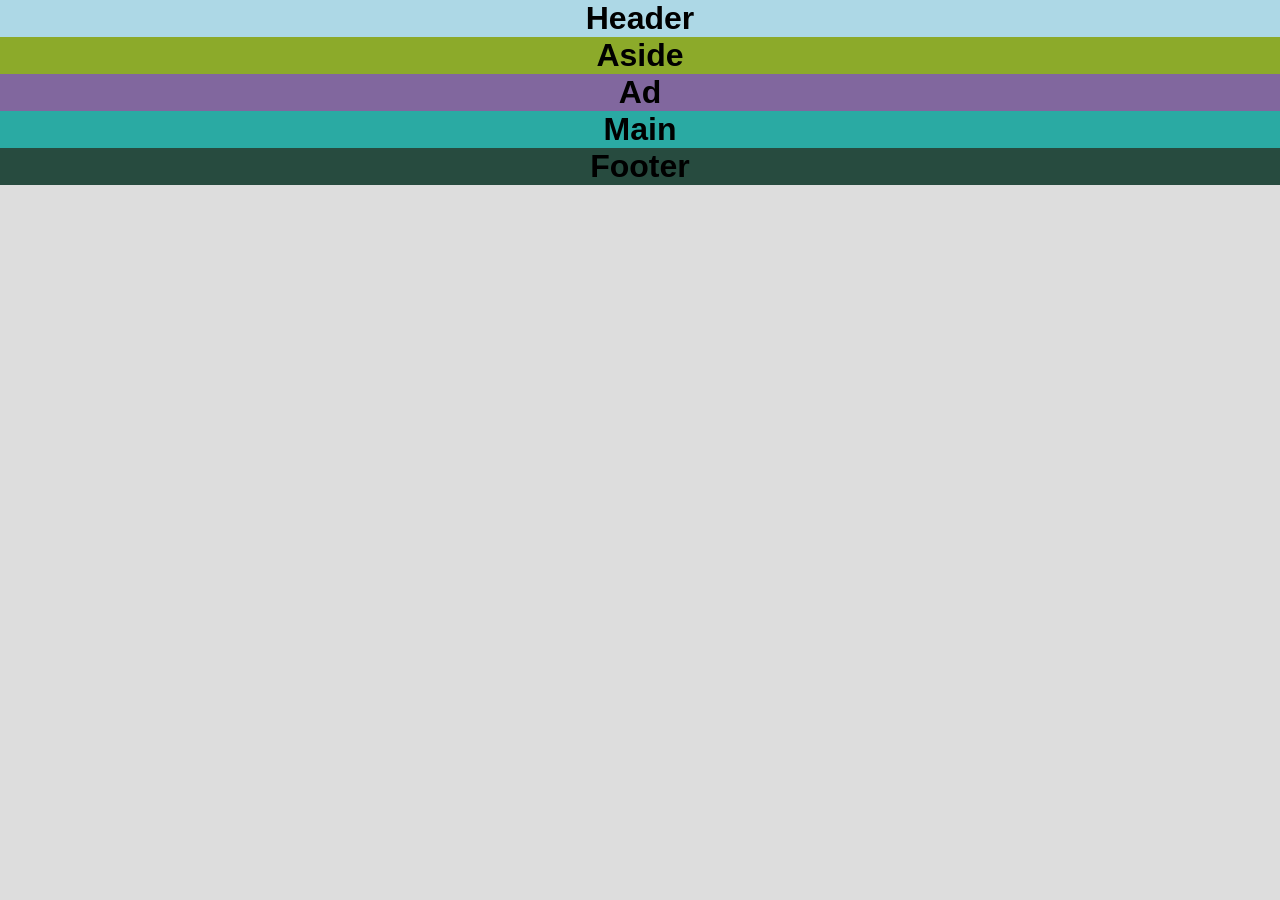
<file: 2-grid-areas/index.html>
<!DOCTYPE html>
<html lang="en">
<head>
    <meta charset="UTF-8">
    <meta http-equiv="X-UA-Compatible" content="IE=edge">
    <meta name="viewport" content="width=device-width, initial-scale=1.0">
    <link rel="stylesheet" href="css/style.css">
    <title>Grid Areas</title>
</head>
<body>
    <section class="grid-container">
        <header>Header</header>
        <aside>Aside</aside>
        <aside class="ad">Ad</aside>
        <main>Main</main>
        <footer>Footer</footer>
    </section>
</body>
</html>
</file>
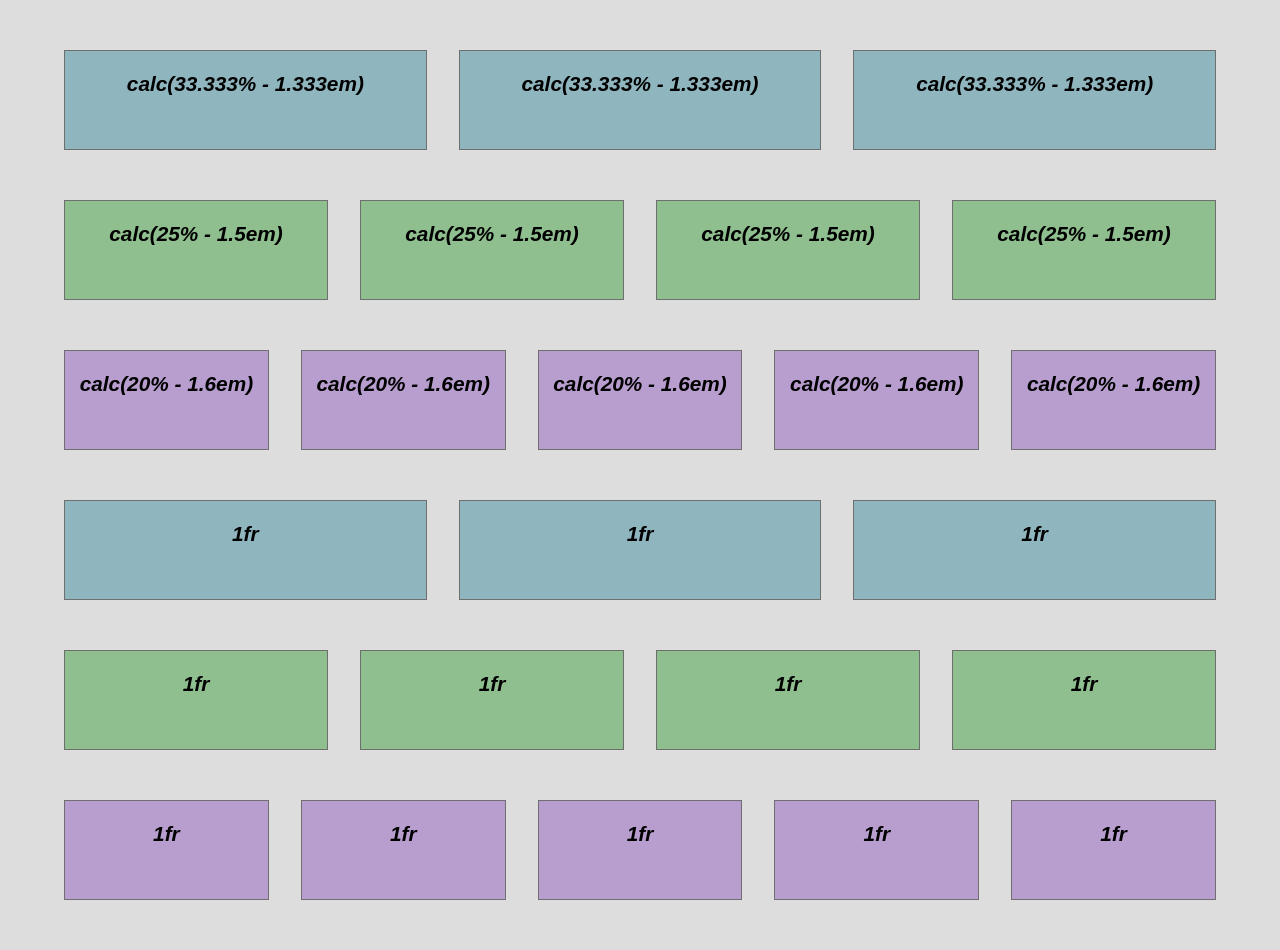
<file: 3-fr-units-and-repeat/index.html>
<!DOCTYPE html>
<html lang="en">
<head>
    <meta charset="UTF-8">
    <meta http-equiv="X-UA-Compatible" content="IE=edge">
    <meta name="viewport" content="width=device-width, initial-scale=1.0">
    <link rel="stylesheet" href="css/style.css">
    <title>fr units</title>
</head>
<body>
    <section class="grid-container grid1">
        <article class="item">calc(33.333% - 1.333em)</article>
        <article class="item">calc(33.333% - 1.333em)</article>
        <article class="item">calc(33.333% - 1.333em)</article>
    </section>
    <section class="grid-container grid2">
        <article class="item">calc(25% - 1.5em)</article>
        <article class="item">calc(25% - 1.5em)</article>
        <article class="item">calc(25% - 1.5em)</article>
        <article class="item">calc(25% - 1.5em)</article>
    </section>
    <section class="grid-container narrow-gap grid3">
        <article class="item">calc(20% - 1.6em)</article>
        <article class="item">calc(20% - 1.6em)</article>
        <article class="item">calc(20% - 1.6em)</article>
        <article class="item">calc(20% - 1.6em)</article>
        <article class="item">calc(20% - 1.6em)</article>
    </section>
    <section class="grid-container grid4">
        <article class="item">1fr</article>
        <article class="item">1fr</article>
        <article class="item">1fr</article>
    </section>
    <section class="grid-container grid5">
        <article class="item">1fr</article>
        <article class="item">1fr</article>
        <article class="item">1fr</article>
        <article class="item">1fr</article>
    </section>
    <section class="grid-container grid6">
        <article class="item">1fr</article>
        <article class="item">1fr</article>
        <article class="item">1fr</article>
        <article class="item">1fr</article>
        <article class="item">1fr</article>
    </section>
</body>
</html>
</file>
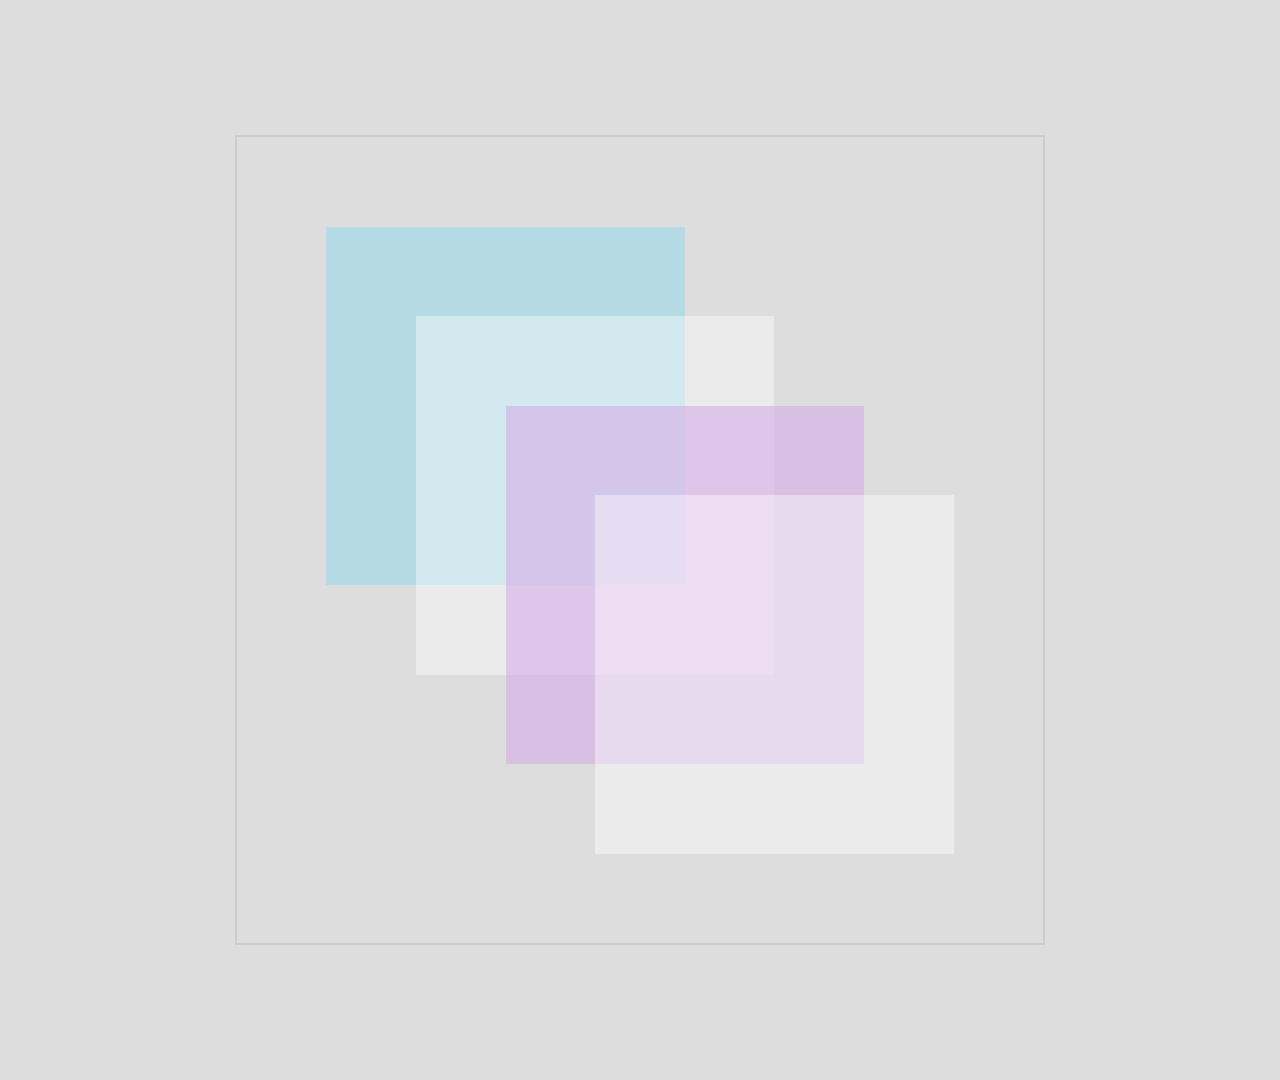
<file: 4-overlapping-items/index.html>
<!DOCTYPE html>
<html lang="en">
<head>
    <meta charset="UTF-8">
    <meta http-equiv="X-UA-Compatible" content="IE=edge">
    <meta name="viewport" content="width=device-width, initial-scale=1.0">
    <link rel="stylesheet" href="css/style.css">
    <title>Overlapping Items</title>
</head>
<body>
    <section class="grid-container">
        <article class="item item1"></article>
        <article class="item item2"></article>
        <article class="item item3"></article>
        <article class="item item4"></article>
        
        <!-- <img class="entire-grid" src="./img/mountains.jpg" alt=""> -->
    </section>
</body>
</html>
</file>
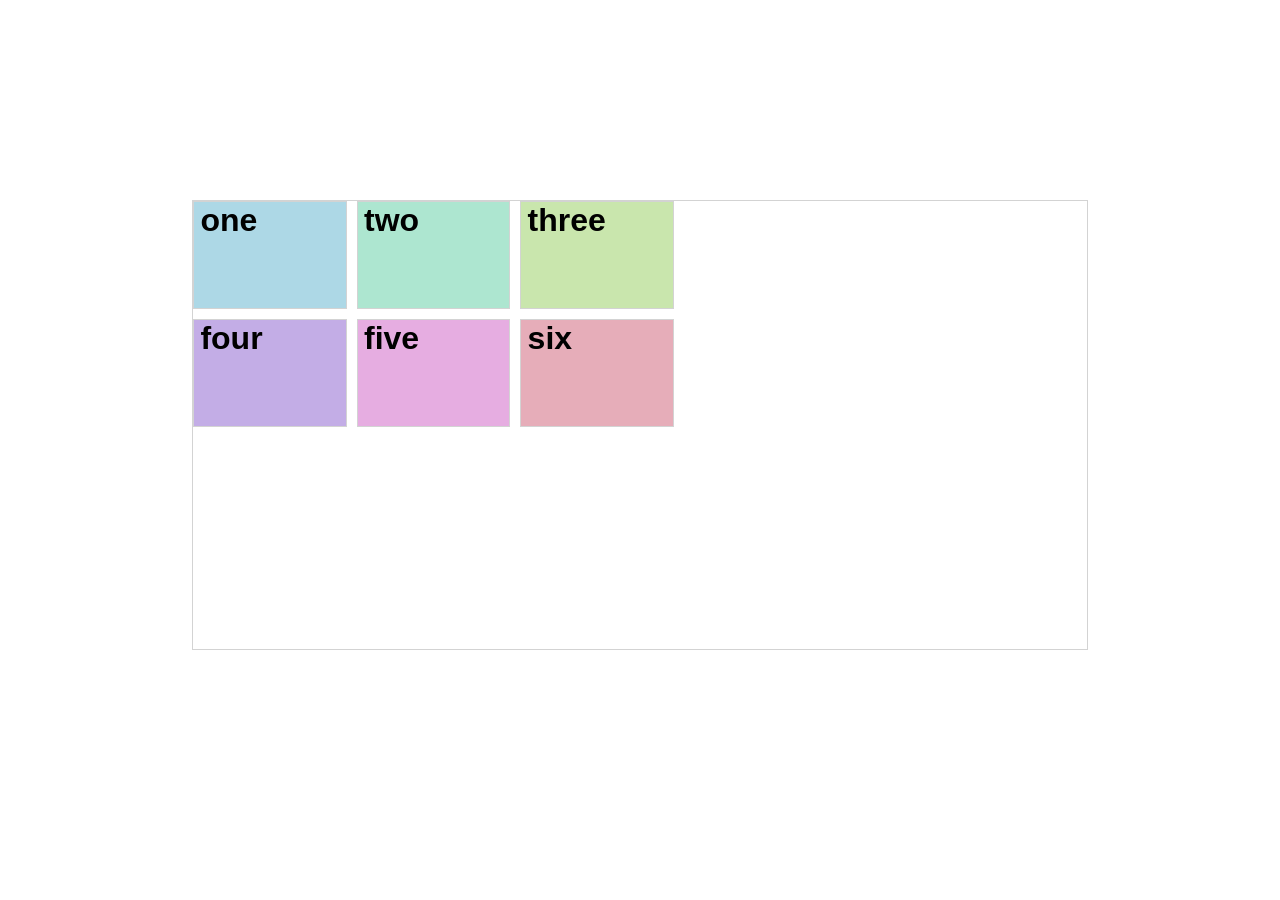
<file: 5-alignment/index.html>
<!DOCTYPE html>
<html lang="en">
<head>
    <meta charset="UTF-8">
    <meta http-equiv="X-UA-Compatible" content="IE=edge">
    <meta name="viewport" content="width=device-width, initial-scale=1.0">
    <link rel="stylesheet" href="css/style.css">
    <title>Alignment</title>
</head>
<body>
    <section class="grid-container">
        <article class="item item1">
            one
        </article>
        <article class="item item2">
            two
        </article>
        <article class="item item3">
            three
        </article>
        <article class="item item4">
            four
        </article>
        <article class="item item5">
            five
        </article>
        <article class="item item6">
            six
        </article>
    </section>
</body>
</html>
</file>
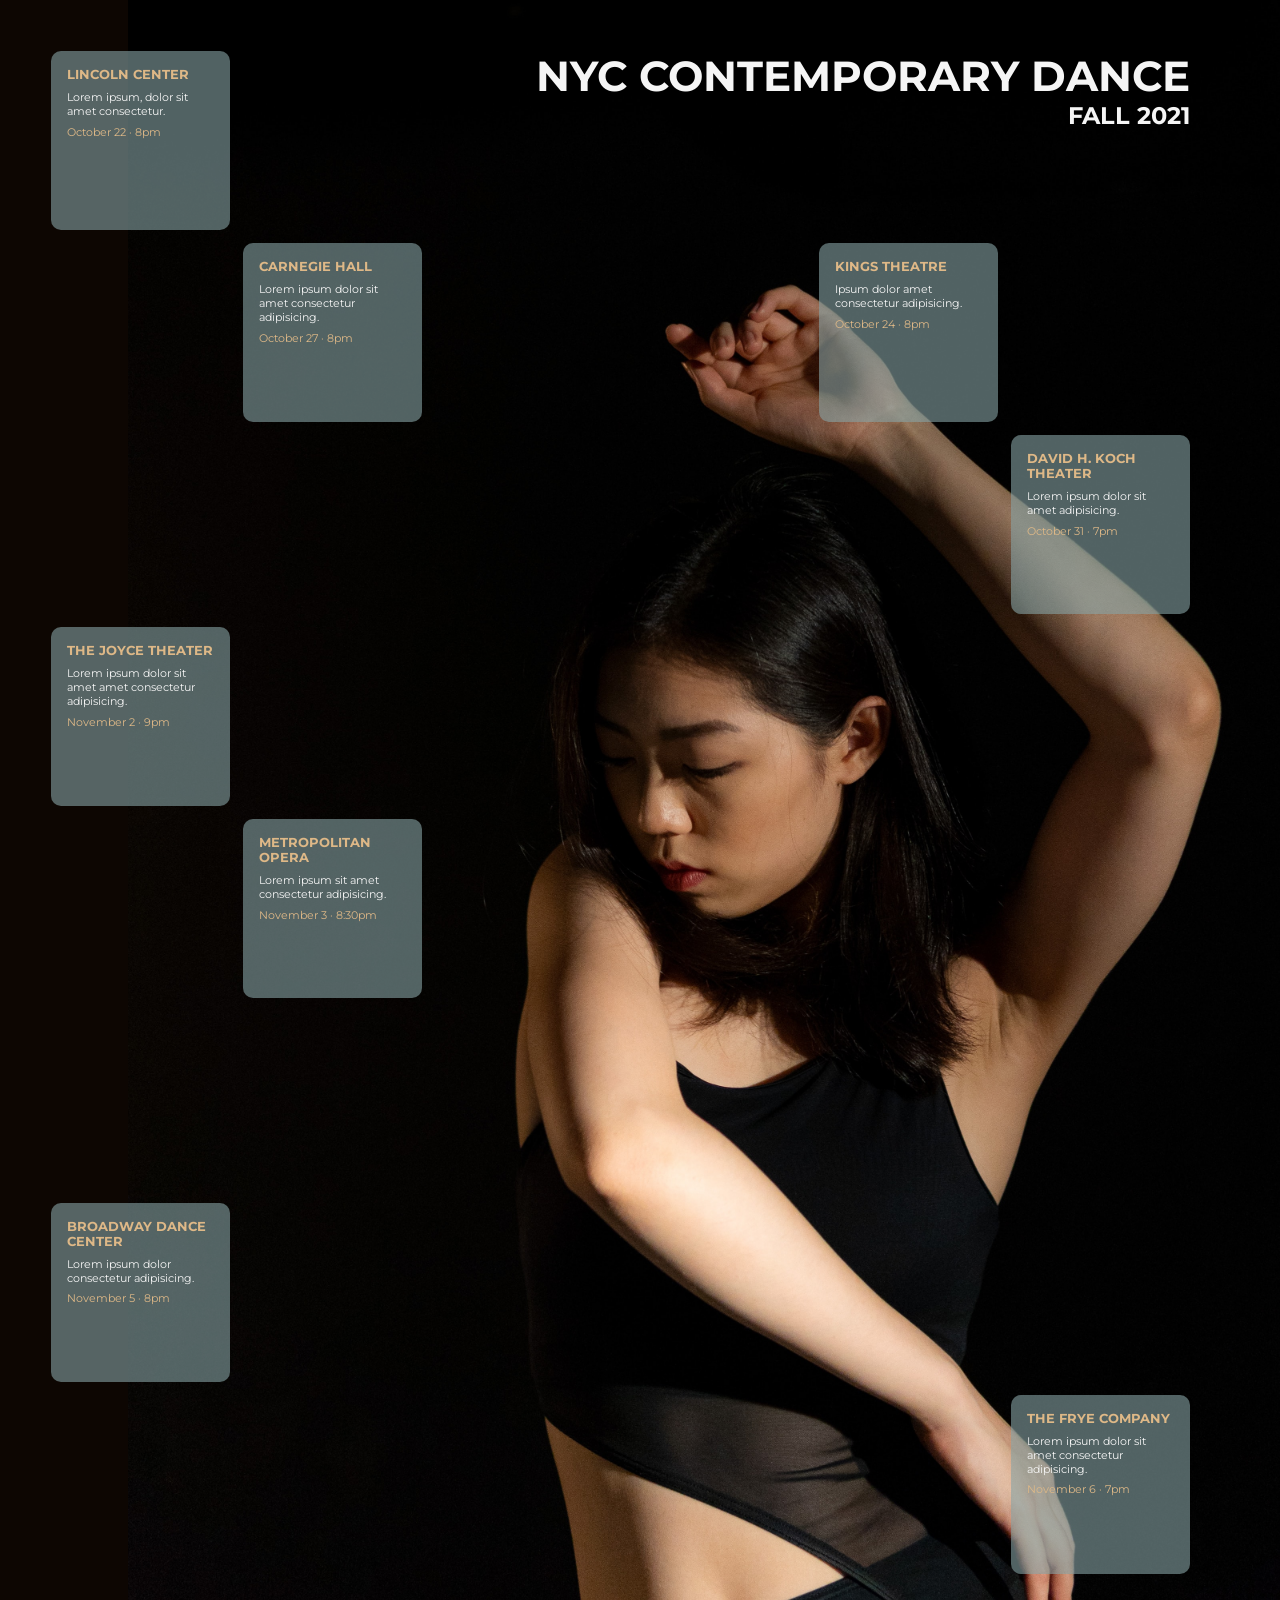
<file: poster/index.html>
<!DOCTYPE html>
<html lang="en">
<head>
    <meta charset="UTF-8">
    <meta http-equiv="X-UA-Compatible" content="IE=edge">
    <meta name="viewport" content="width=device-width, initial-scale=1.0">

    <link rel="preconnect" href="https://fonts.googleapis.com">
    <link rel="preconnect" href="https://fonts.gstatic.com" crossorigin>
    
    <link href="https://fonts.googleapis.com/css2?family=Montserrat:ital,wght@0,300;0,400;1,300;1,400&display=swap" rel="stylesheet">

    <link rel="stylesheet" href="css/style.css">
    <title>CSS Grid</title>
</head>
<body>
    <section class="main-grid">
        <header>
            <h1>NYC Contemporary Dance</h1>
            <h2>Fall 2021</h2>
        </header>
        <article class="venue">
            <h3>Lincoln Center</h3>
            <p>Lorem ipsum, dolor sit amet consectetur.</p>
            <p class="date">October 22 &middot; 8pm</p>
        </article>
        <article class="venue">
            <h3>Kings Theatre</h3>
            <p>Ipsum dolor amet consectetur adipisicing.</p>
            <p class="date">October 24 &middot; 8pm</p>
        </article>
        <article class="venue">
            <h3>Carnegie Hall</h3>
            <p>Lorem ipsum dolor sit amet consectetur adipisicing.</p>
            <p class="date">October 27 &middot; 8pm</p>
        </article>
        <article class="venue">
            <h3>David H. Koch Theater</h3>
            <p>Lorem ipsum dolor sit amet adipisicing.</p>
            <p class="date">October 31 &middot; 7pm</p>
        </article>
        <article class="venue">
            <h3>The Joyce Theater</h3>
            <p>Lorem ipsum dolor sit amet amet consectetur adipisicing.</p>
            <p class="date">November 2 &middot; 9pm</p>
        </article>
        <article class="venue">
            <h3>Metropolitan Opera</h3>
            <p>Lorem ipsum  sit amet consectetur adipisicing.</p>
            <p class="date">November 3 &middot; 8:30pm</p>
        </article>
        <article class="venue">
            <h3>Broadway Dance Center</h3>
            <p>Lorem ipsum dolor consectetur adipisicing.</p>
            <p class="date">November 5 &middot; 8pm</p>
        </article>
        <article class="venue">
            <h3>The Frye Company</h3>
            <p>Lorem ipsum dolor sit amet consectetur adipisicing.</p>
            <p class="date">November 6 &middot; 7pm</p>
        </article>
    </section>
</body>
</html>
</file>
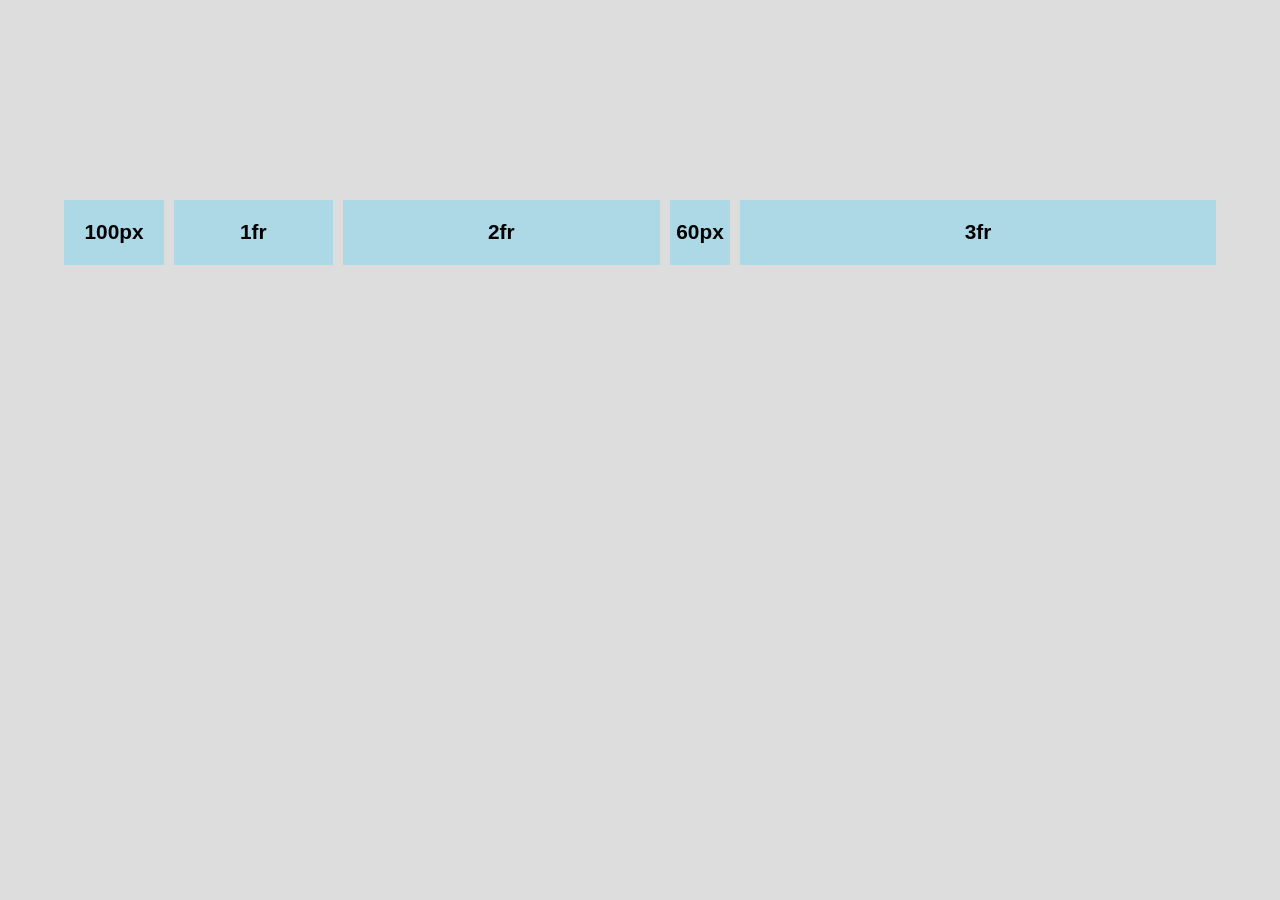
<file: 3-fr-units-and-repeat/fixed-and-fr.html>
<!DOCTYPE html>
<html lang="en">
<head>
    <meta charset="UTF-8">
    <meta http-equiv="X-UA-Compatible" content="IE=edge">
    <meta name="viewport" content="width=device-width, initial-scale=1.0">
    <link rel="stylesheet" href="css/fixed-and-fr.css">
    <title>Fixed & fr</title>
</head>
<body>
    <section class="grid-container">
        <artice class="item item1">100px</artice>
        <artice class="item item2">1fr</artice>
        <artice class="item item3">2fr</artice>
        <artice class="item item4">60px</artice>
        <artice class="item item5">3fr</artice>
    </section>
</body>
</html>
</file>
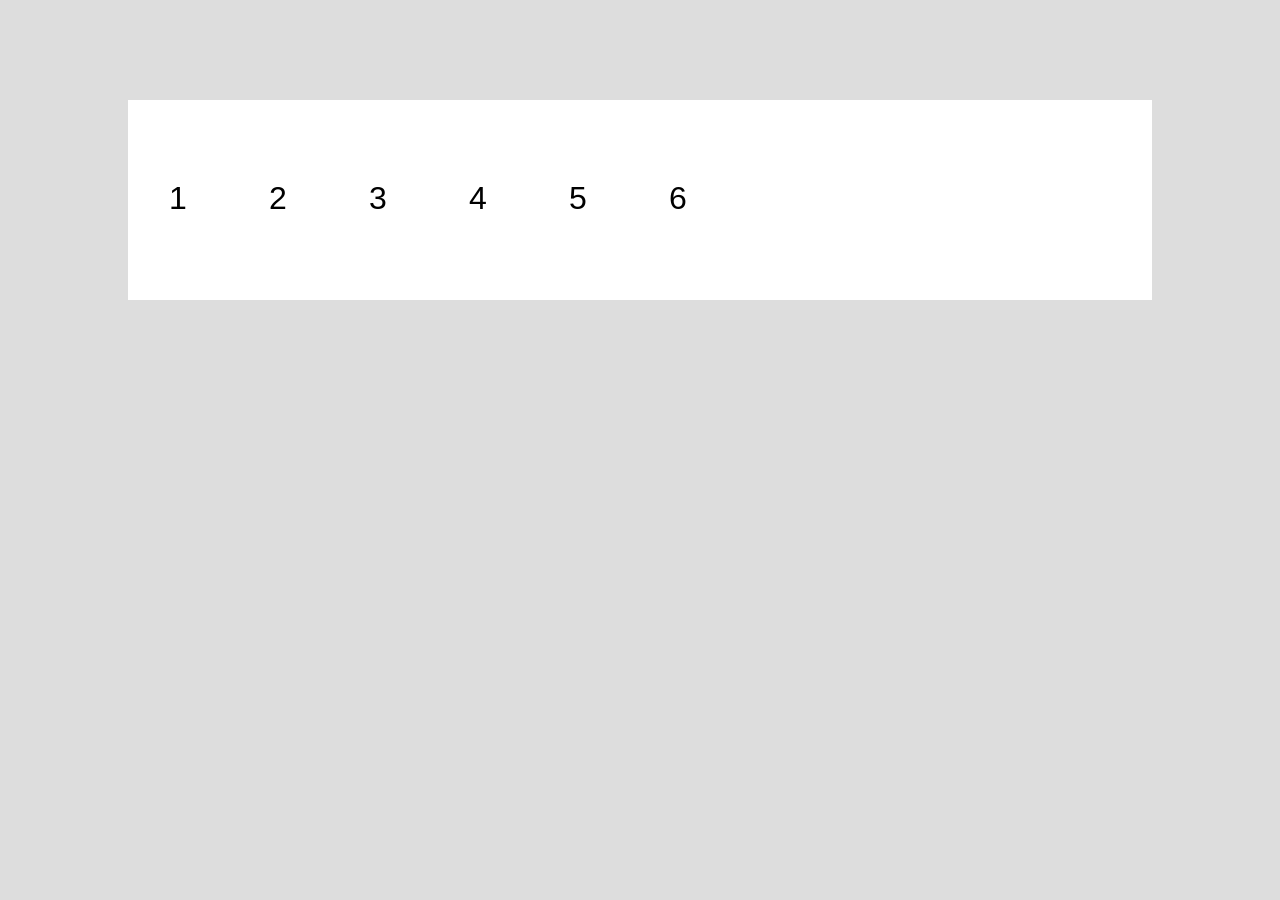
<file: 3-fr-units-and-repeat/fr-units.html>
<!DOCTYPE html>
<html lang="en">
    <head>
        <meta charset="UTF-8">
        <meta http-equiv="X-UA-Compatible" content="IE=edge">
        <meta name="viewport" content="width=device-width, initial-scale=1.0">
        <link rel="stylesheet" href="css/fr-units.css">
        <title>fr-units</title>
    </head>
    <body>
        <section class="grid-container">
            <article class="item item1">1</article>
            <article class="item item2">2</article>
            <article class="item item3">3</article>
            <article class="item item4">4</article>
            <article class="item item5">5</article>
            <article class="item item6">6</article>
            <!-- <article class="item item7">7</article> -->
        </section>        
    </body>
</html>
</file>
<file: 2-grid-areas/css/style.css>
* {
    box-sizing: border-box;
}

body {
    margin: 0;
    background-color: #dddddd;
}

.grid-container {
    background-color: #dddddd;
}

.grid-container > * {
    font-size: 2em;
    font-family: arial, sans-serif;
    font-weight: bold;
    text-align: center;
}

header {
    background-color: lightblue;
}

aside {
    background-color: rgb(140, 170, 42);
}

.ad {
    background-color: rgb(129, 103, 158);
}

main {
    background-color: rgb(42, 170, 163);
}

footer {
    background-color: rgb(39, 75, 63);
}
</file>
<file: 3-fr-units-and-repeat/css/style.css>
* {
    box-sizing: border-box;
}
body {
    margin: 0;
    background-color: #dddddd;
}
.grid-container {
    display: grid;
    grid-template-rows: 100px;
    gap: 2em;
    
    width: 90%;
    margin: 50px auto;
}
.item {
    border: 1px solid rgb(111, 111, 111);
    
    font-size: 1.3em;
    font-family: arial, sans-serif;
    font-weight: bold;
    font-style: italic;
    text-align: center;
    padding-top: 1em;
}

/* Columns using % */

.grid1 {
    grid-template-columns: repeat(3, calc(33.333% - 1.333em));
}
.grid2 {
    grid-template-columns: repeat(4, calc(25% - 1.5em));
}
.grid3 {
    grid-template-columns: repeat(5, calc(20% - 1.6em));
}

/* Columns using fr units */

.grid4 {
    grid-template-columns: repeat(3, 1fr);
}
.grid5 {
    grid-template-columns: repeat(4, 1fr);
}
.grid6 {
    grid-template-columns: repeat(5, 1fr);
}

/* Grid items */

.grid1 .item, .grid4 .item{
    background-color: rgb(143, 181, 190);
}
.grid2 .item, .grid5 .item{
    background-color: rgb(143, 190, 143);
}
.grid3 .item, .grid6 .item{
    background-color: rgb(184, 158, 206);
}
</file>
<file: 4-overlapping-items/css/style.css>
* {
    box-sizing: border-box;
}

body {
    margin: 0;
    background-color: #dddddd;
}

.grid-container{
    display: grid;
    grid-template-columns: repeat(9, 7vw);
    grid-template-rows: repeat(9, 7vw);

    /* background-color: white; */
    width: max-content;
    margin: 15vh auto;
    border: 2px solid #cccccc;
}

.item{
    /* border-radius: 50%; */
    /* z-index: 10; */
}

.item1 {
    grid-column: 2 / span 4;
    grid-row: 2 / span 4;
    background-color: rgba(156, 215, 235, 0.6);
    /* z-index: 11; */
}

.item2 {
    grid-column: 3 / span 4;
    grid-row: 3 / span 4;
    background-color: rgba(255, 255, 255, 0.4);
}

.item3 {
    grid-area: 4 / 4 / 8 / 8;
    background-color: rgba(214, 173, 230, 0.6);
}

.item4 {
    grid-area: 5 / 5 / span 4 / span 4;
    background-color: rgba(255, 255, 255, 0.4);
}

.entire-grid {
    grid-column: 1 / -1;
    grid-row: 1 / -1;

    /* Alternate syntax: grid-area: row-start / column-start / row-end / column-end; */
    /* grid-area: 1 / 1 / -1 / -1; */
}

img {
    width: 100%;
}
</file>
<file: 5-alignment/css/style.css>
* {
    box-sizing: border-box;
}

body {
    font-family: sans-serif;
    font-weight: bold;
    font-size: 2em;
}

.grid-container {
    display: grid;
    grid-template-columns: repeat(3, 12vw);
    grid-template-rows: repeat(2, 12vh);
    gap: 10px;

    height: 50vh;
    width: 70vw;
    margin: 200px auto;
    border: 1px solid lightgray;

    /* align-items: center; */
    /* justify-items: start; */
    
    /* place-items: center start; */
    
    /* justify-content: center; */
    /* align-content: center; */
    
    /* place-content: center; */
}

.item {
    /* width: max-content; */
    /* height: 1lh; */

    padding-inline-start: .2em;
    border: 1px solid lightgray;
}

.item1{
    grid-area: 1 / 1;
    background-color: lightblue;
}

.item2{
    grid-area: 1 / 2;
    background-color: rgb(173, 230, 208);
}

.item3{
    grid-area: 1 / 3;
    background-color: rgb(201, 230, 173);
}

.item4{
    grid-area: 2 / 1;
    background-color: rgb(195, 173, 230);
}

.item5{
    grid-area: 2 / 2;
    background-color: rgb(230, 173, 225);
}

.item6{
    grid-area: 2 / 3;
    background-color: rgb(230, 173, 185);
}
</file>
<file: poster/css/style.css>
* {
    margin: 0;
    box-sizing: border-box;
}
body {
    background-color: #0d0602;
    background-image: url(../img/leon-liu-DhKhYwK5CFY-unsplash.jpg);
    background-position: 10vw bottom;
    background-repeat: no-repeat;
    background-size: cover;
    overflow-x: hidden;
    font-family: Montserrat;
    color: whitesmoke;
}
.main-grid{
    display: grid;
    grid-template-columns: repeat(6, var(--cell-size));
    grid-template-rows: repeat(8, var(--cell-size));
    gap: 1vw;
    
    --cell-size: 14vw;
    margin: 4vw;
}    
header{
    grid-area: 1 / 2 / 4 / 7;
    text-transform: uppercase;
    text-align: end;
}
header > h1 {
    font-size: 2.6em;
}
article{
    padding: 1em;
    background-color:#87a4a599;
    border-radius: 10px;
    font-family: Montserrat;
    color: whitesmoke;
}
article > h3 {
    margin-bottom: 0.6em;
    text-transform: uppercase;
    font-size: .8em;
    font-weight: bold;
    color: burlywood;
}
article > p {
    margin-bottom: 0.6em;
    font-size: .7em;
}
.date {
    color: burlywood;
}
article:nth-child(2){
    grid-row-start: 1;
    grid-column-start: 1;
}
article:nth-child(3){
    grid-row-start: 2;
    grid-column-start: 5;
}
article:nth-child(4){
    grid-row-start: 2;
    grid-column-start: 2;
}
article:nth-child(5){
    grid-row-start: 3;
    grid-column-start: 6;
}
article:nth-child(6){
    grid-row-start: 4;
    grid-column-start: 1;
}
article:nth-child(7){
    grid-row-start: 5;
    grid-column-start: 2;
}
article:nth-child(8){
    grid-row-start: 7;
    grid-column-start: 1;
}
article:nth-child(9){
    grid-row-start: 8;
    grid-column-start: 6;
}

@media screen and (max-width: 980px) {
    .main-grid{
        grid-template-columns: repeat(5, var(--cell-size));
        grid-template-rows: repeat(7, var(--cell-size));
        
        --cell-size: 16vw;
    }    
    header{
        grid-area: 1 / 2 / 3 / 6;
        text-transform: uppercase;
        text-align: end;
    }
    header > h1{
        font-size: 2.2em;
    }
    article:nth-child(2){
        grid-row-start: 1;
        grid-column-start: 1;
    }
    article:nth-child(3){
        grid-row-start: 2;
        grid-column-start: 3;
    }
    article:nth-child(4){
        grid-row-start: 3;
        grid-column-start: 2;
    }
    article:nth-child(5){
        grid-row-start: 3;
        grid-column-start: 5;
    }
    article:nth-child(6){
        grid-row-start: 4;
        grid-column-start: 1;
    }
    article:nth-child(7){
        grid-row-start: 5;
        grid-column-start: 2;
    }
    article:nth-child(8){
        grid-row-start: 7;
        grid-column-start: 1;
    }
    article:nth-child(9){
        grid-row-start: 6;
        grid-column-start: 5;
    }
}
@media screen and (max-width: 850px){
    .main-grid{
        display: block;
        margin: 2vw;
    }
    .main-grid article{
        width: 26%;
        margin-bottom: 1em;
    }
    article:first-of-type {
        margin-top: 6vw;
    }
    article:nth-of-type(3n){
        margin-left: 6vw;
    }
    article:nth-of-type(2n) {
        margin-left: 3vw;
    }
}
</file>
<file: 3-fr-units-and-repeat/css/fixed-and-fr.css>
* {
    box-sizing: border-box;
}

body {
    margin: 0;
    background-color: #dddddd;
}

.grid-container {
    display: grid;
    grid-template-columns: 100px 1fr 2fr 60px 3fr;
    grid-template-rows: 65px;
    gap: 10px;

    width: 90%;
    margin: 200px auto;
}

.item {
    padding-block-start: 20px;
    background-color: lightblue;

    font-family: sans-serif;
    font-size: 1.3em;
    font-weight: bold;
    text-align: center;
}
</file>
<file: 3-fr-units-and-repeat/css/fr-units.css>
* {
    box-sizing: border-box;
}

body {
    font-family: Arial, Helvetica, sans-serif;
    background-color: #ddd;
}

.grid-container {
    display: grid;
    grid-template-columns: 100px 100px 100px 100px 100px 100px;
    grid-template-rows: 200px;

    width: 80vw;

    background-color: white;
    margin: 100px auto;
}

.item {
    padding-block-start: 80px;
    grid-row: 1;

    font-size: 2rem;
    text-align: center;
}

.item1 {
    grid-column: 1;
}

.item2 {
    grid-column: 2;
}

.item3 {
    grid-column: 3;
}

.item4 {
    grid-column: 4;
}

.item5 {
    grid-column: 5;
}

.item6 {
    grid-column: 6;
}

.item7 {
    grid-column: 7;
}
</file>
